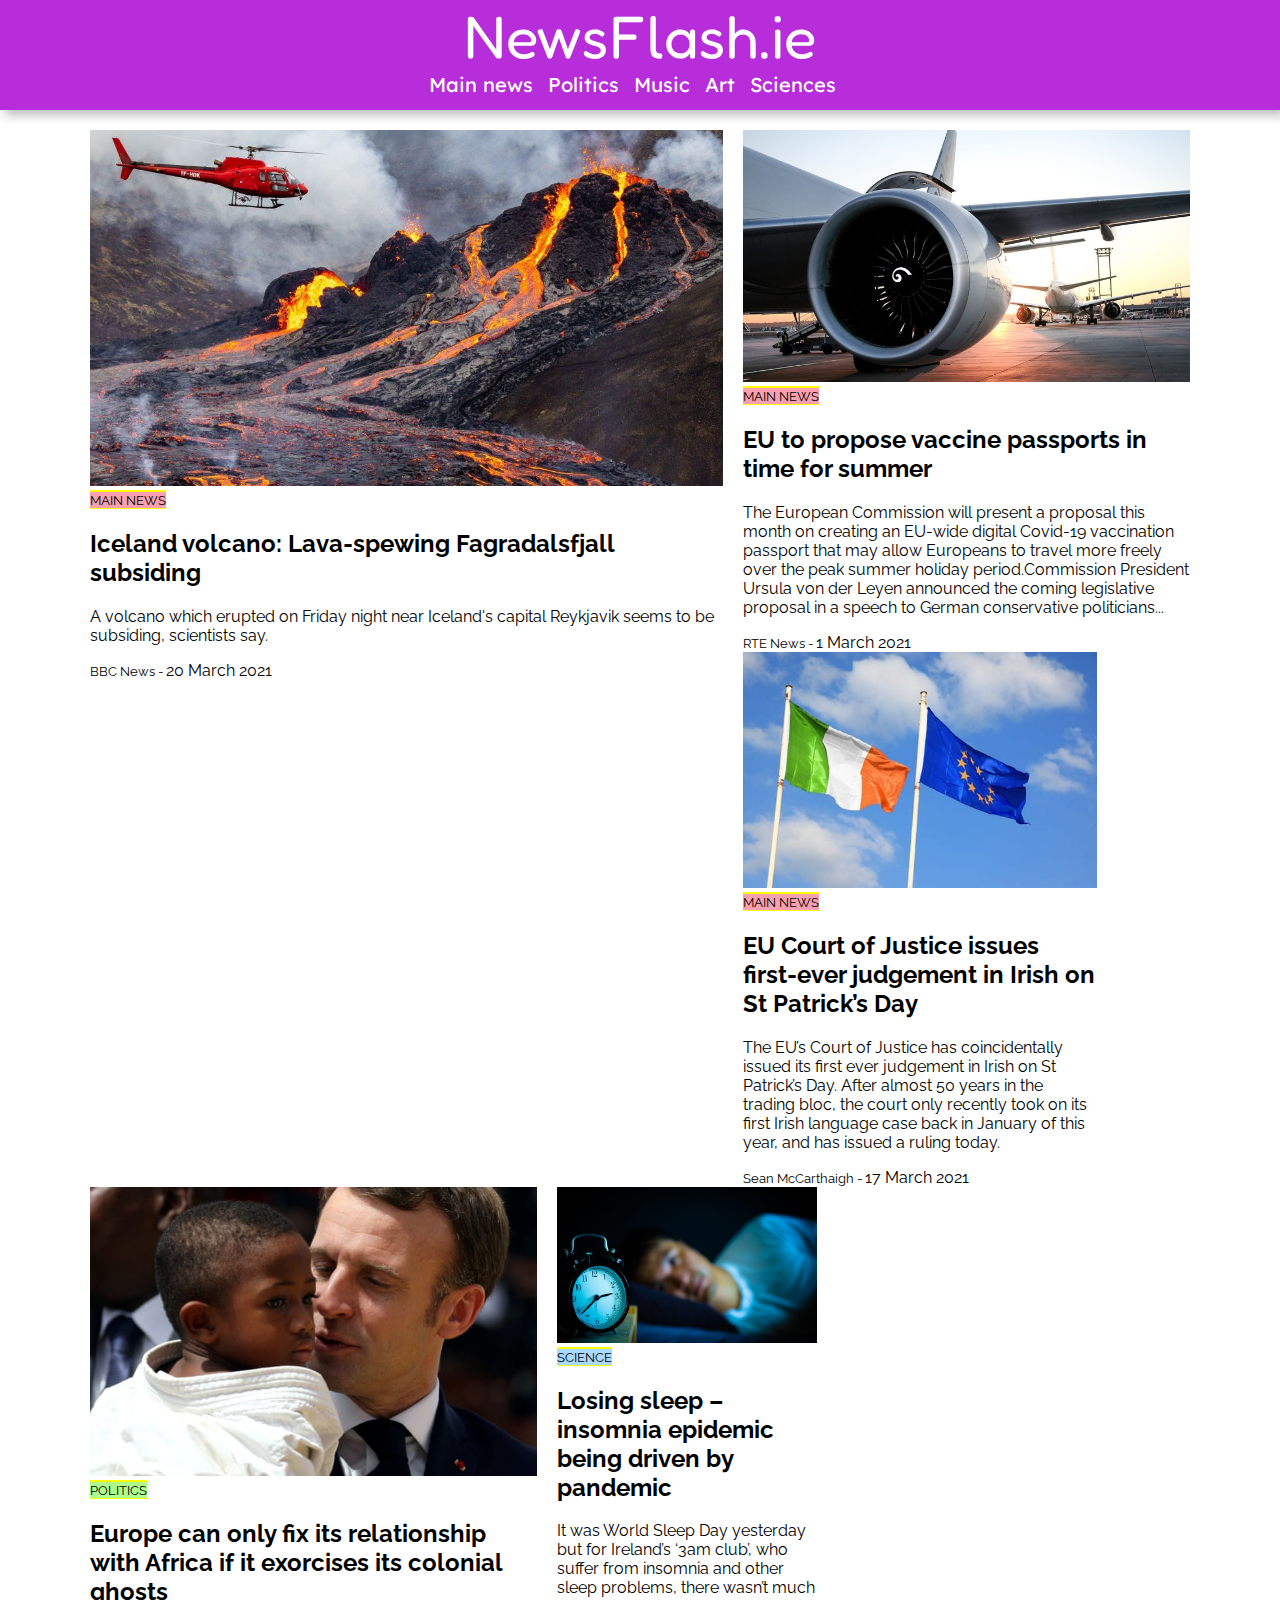
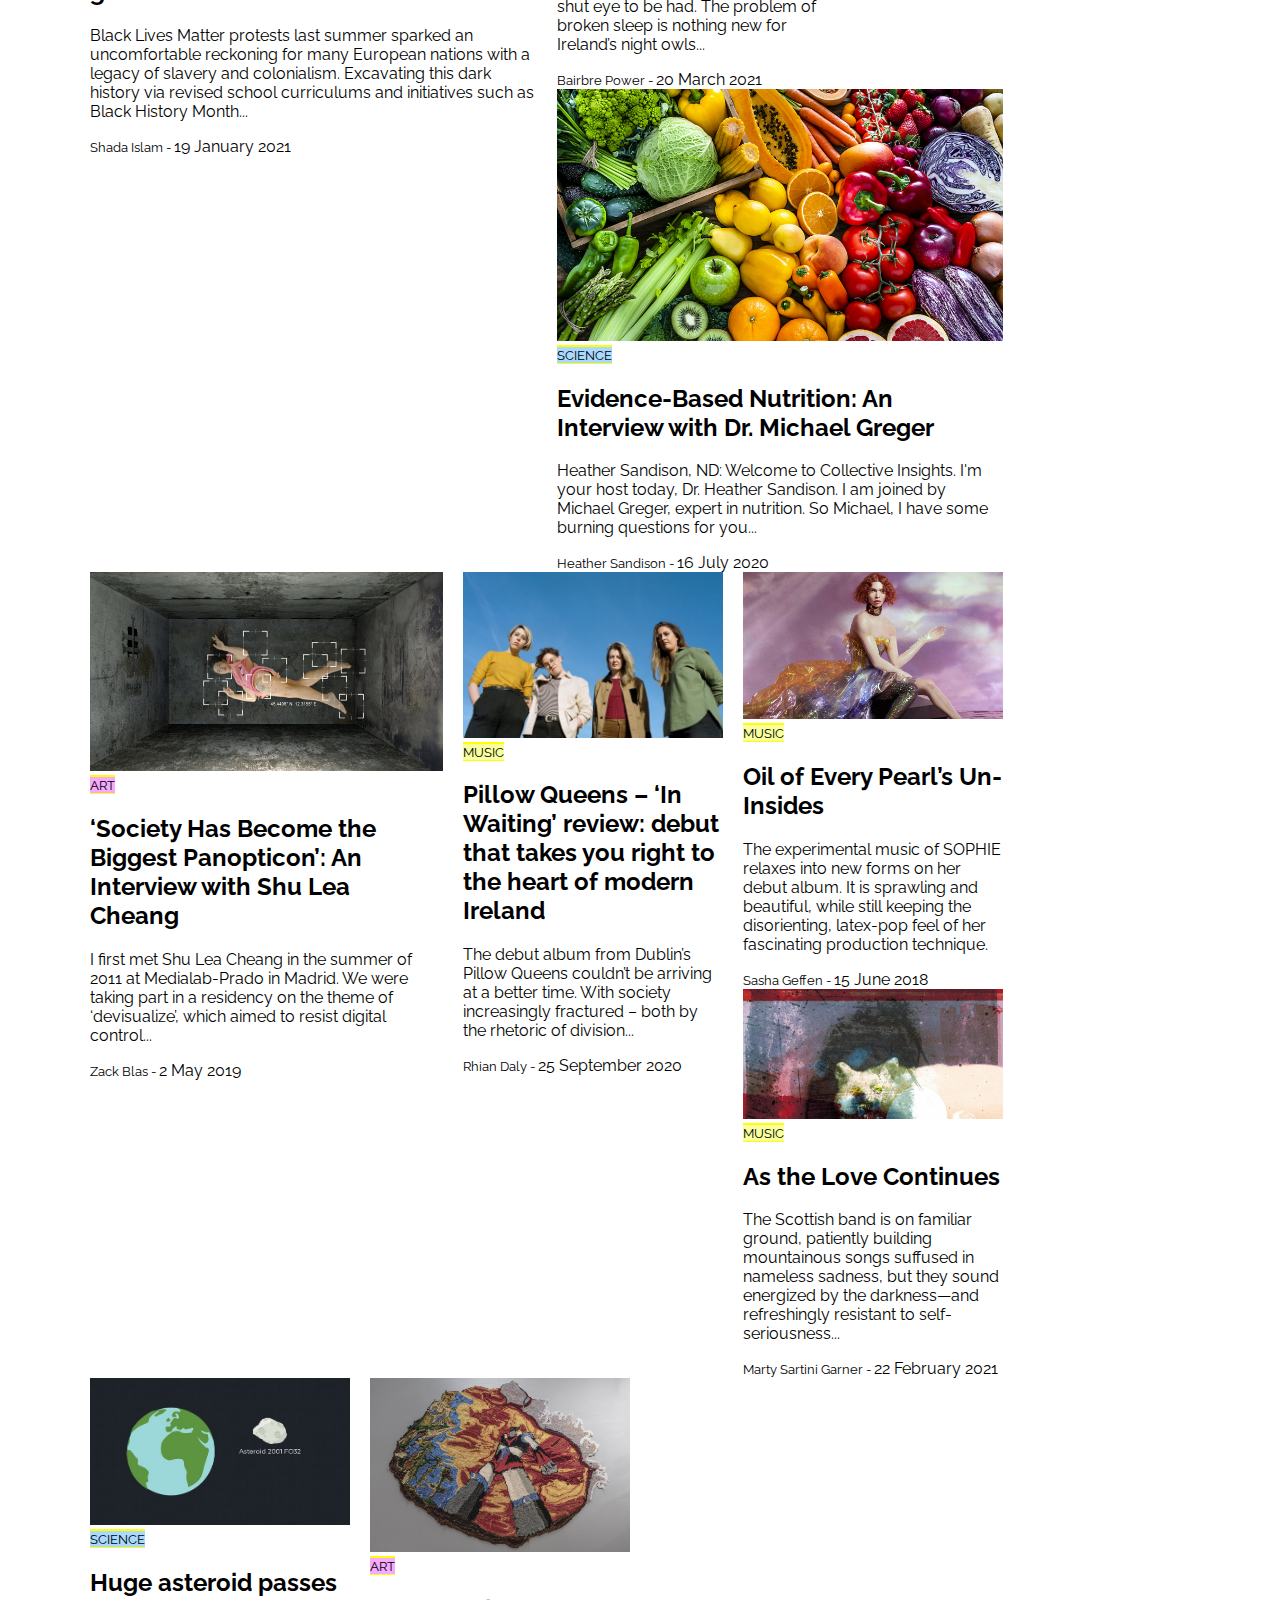
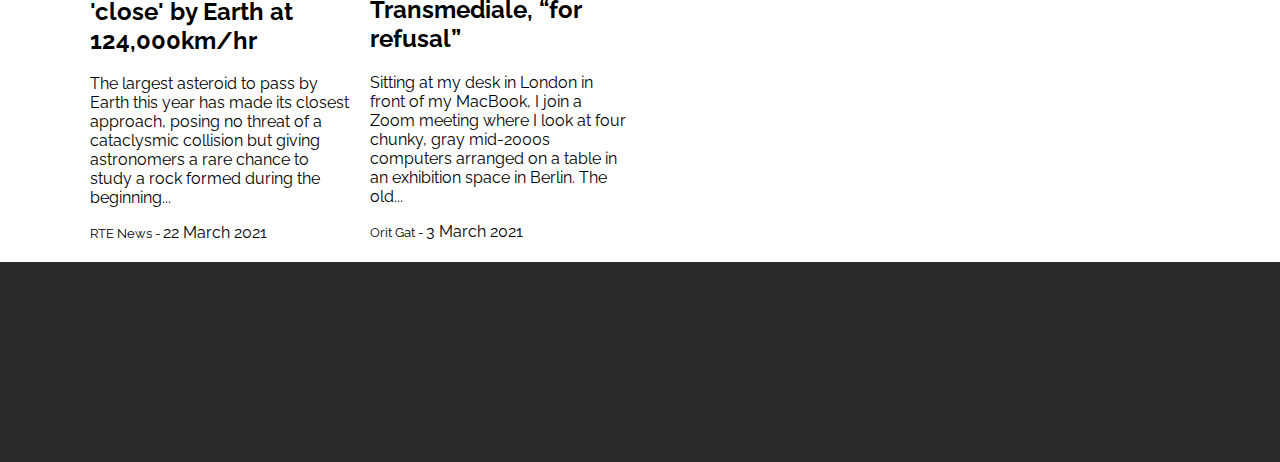
<file: News-Project/index.html>
<!DOCTYPE html>
<html lang="en" dir="ltr">

<head>
    <meta charset="utf-8">
    <meta name="viewport" content="width=device-width, initial-scale=1">
    <link rel="stylesheet" href="assets/css/grid.css">
    <link rel="stylesheet" href="assets/css/stylesheetDesk.css">
    <link rel="stylesheet" media="screen" href="https://fontlibrary.org//face/archivo-narrow" type="text/css" />
    <link rel="preconnect" href="https://fonts.gstatic.com">
    <link href="https://fonts.googleapis.com/css2?family=Fredoka+One&display=swap" rel="stylesheet">
    <link rel="preconnect" href="https://fonts.gstatic.com">
    <link href="https://fonts.googleapis.com/css2?family=Lexend:wght@500&display=swap" rel="stylesheet">
    <link rel="preconnect" href="https://fonts.gstatic.com">
    <link href="https://fonts.googleapis.com/css2?family=Raleway&display=swap" rel="stylesheet">
    <title>Jay's News Page</title>
</head>

<body>

    <div id="banner">

        <div id="logo">
            <h1>NewsFlash.ie</h1>
        </div>

        <nav>
            <li><a href="mainnews.html">Main news</a></li>
            <li><a href="politics.html">Politics</a></li>
            <li><a href="music.html">Music</a></li>
            <li><a href="art.html">Art</a></li>
            <li><a href="science.html">Sciences</a></li>
        </nav>


    </div>

    <div class="grid grid-pad" id="grid1">
        <div class="col-7-12">
            <img class="full-width-image" src="assets/imgs/volcano.jpg" alt="">
            <mark><small id="news">MAIN NEWS</small></mark>
            <a id="newslink" href="https://www.bbc.com/news/world-europe-56470597#:~:text=A%20volcano%20which%20erupted%20on,turned%20the%20night%20sky%20red.">
                <h2>Iceland volcano: Lava-spewing Fagradalsfjall subsiding</h2></a>
            <p class="preview">A volcano which erupted on Friday night near Iceland's capital Reykjavik seems to be
                subsiding, scientists say.</p>
            <small>BBC News - </small>
            <date>20 March 2021</date>
        </div>
        <div class="col-5-12">
            <img class="full-width-image" src="assets/imgs/plane.png" alt="">
            <mark><small id="news">MAIN NEWS</small></mark>
            <a id="newslink" href="https://www.rte.ie/news/2021/0301/1200149-covid19-eu/">
            <h2>EU to propose vaccine passports in time for summer</h2></a>
            <p class="preview">The European Commission will present a proposal this month on creating an EU-wide digital
                Covid-19 vaccination passport that may allow Europeans to travel more freely over the peak summer
                holiday period.Commission President Ursula von der Leyen announced the coming legislative proposal in a
                speech to German conservative politicians... </p>
            <small>RTE News - </small>
            <date>1 March 2021</date>
        </div>

        <div class="col-4-12">
            <img class="full-width-image" src="assets/imgs/flags.jpg" alt="">
            <mark><small id="news">MAIN NEWS</small></mark>
            <a id="newslink" href="https://www.irishexaminer.com/news/arid-40246289.html#:~:text=The%20Court%20of%20Justice%20of,legislation%20in%20their%20own%20country.">
            <h2>EU Court of Justice issues first-ever judgement in Irish on St Patrick’s Day</h2></a>
            <p class="preview">The EU’s Court of Justice has coincidentally issued its first ever judgement in Irish on
                St Patrick’s Day.
                After almost 50 years in the trading bloc, the court only recently took on its first Irish language case
                back in January of this year, and has issued a ruling today.
            </p>
            <small>Sean McCarthaigh - </small>
            <date>17 March 2021</date>
        </div>

        <div class="col-5-12">
            <img class="full-width-image" src="assets/imgs/africa.jpg" alt="">
            <mark><small id="politics">POLITICS</small></mark>
            <a id="newslink" href="https://www.theguardian.com/world/commentisfree/2021/jan/19/europe-relationship-africa-colonial-racism-eu#:~:text=3%20months%20old-,Europe%20can%20only%20fix%20its%20relationship%20with,it%20exorcises%20its%20colonial%20ghosts&text=And%20it%20is%20needed%2C%20too,sounder%20and%20more%20respectful%20footing.">
            <h2>Europe can only fix its relationship with Africa if it exorcises its colonial ghosts</h2></a>
            <p class="preview">Black Lives Matter protests last summer sparked an uncomfortable reckoning for many
                European nations with a legacy of slavery and colonialism.

                Excavating this dark history via revised school curriculums and initiatives such as Black History
                Month...</p>
            <small>Shada Islam - </small>
            <date>19 January 2021</date>
        </div>

        <div class="col-3-12">
            <img class="full-width-image" src="assets/imgs/sleep.jpg" alt="">
            <mark><small id="science">SCIENCE</small></mark>
            <a id="newslink" href="https://www.independent.ie/life/health-wellbeing/losing-sleep-insomnia-epidemic-being-driven-by-pandemic-40218242.html">
            <h2>Losing sleep – insomnia epidemic being driven by pandemic</h2></a>
            <p class="preview">It was World Sleep Day yesterday but for Ireland’s ‘3am club’, who suffer from insomnia
                and other sleep problems, there wasn’t much shut eye to be had. The problem of broken sleep is nothing
                new for Ireland’s night owls...</p>
            <small>Bairbre Power - </small>
            <date>20 March 2021</date>
        </div>

        <div class="col-5-12">
            <img class="full-width-image" src="assets/imgs/veg.jpg" alt="">
            <mark><small id="science">SCIENCE</small></mark>
            <a id="newslink" href="https://neurohacker.com/evidence-based-nutrition-an-interview-with-dr-michael-greger">
            <h2>Evidence-Based Nutrition: An Interview with Dr. Michael Greger</h2></a>
            <p class="preview">Heather Sandison, ND: Welcome to Collective Insights. I'm your host today, Dr. Heather
                Sandison. I am joined by Michael Greger, expert in nutrition. So Michael, I have some burning questions
                for you... </p>
            <small>Heather Sandison - </small>
            <date>16 July 2020</date>
        </div>
        <div class="col-4-12">
            <img class="full-width-image" src="assets/imgs/queer.jpg" alt="">
            <mark><small id="art">ART</small></mark>
            <a id="newslink" href="https://www.frieze.com/article/society-has-become-biggest-panopticon-interview-shu-lea-cheang">
            <h2>‘Society Has Become the Biggest Panopticon’: An Interview with Shu Lea Cheang</h2></a>
            <p class="preview">I first met Shu Lea Cheang in the summer of 2011 at Medialab-Prado in Madrid. We were
                taking part in a residency on the theme of ‘devisualize’, which aimed to resist digital control...</p>
            <small>Zack Blas - </small>
            <date>2 May 2019</date>
        </div>

        <div class="col-3-12">
            <img class="full-width-image" src="assets/imgs/pillow.jpg" alt="">
            <mark><small id="music">MUSIC</small></mark>
            <a id="newslink" href="https://www.nme.com/reviews/pillow-queens-in-waiting-review-radar-2760777">
            <h2>Pillow Queens – ‘In Waiting’ review: debut that takes you right to the heart of modern Ireland</h2></a>
            <p class="preview">
                The debut album from Dublin’s Pillow Queens couldn’t be arriving at a better time. With society
                increasingly fractured – both by the rhetoric of division...
            </p>
            <small>Rhian Daly - </small>
            <date>25 September 2020</date>
        </div>

        <div class="col-3-12">
            <img class="full-width-image" src="assets/imgs/sophie.jpg" alt="">
            <mark><small id="music">MUSIC</small></mark>
            <a id="newslink" href="https://pitchfork.com/reviews/albums/sophie-oil-of-every-pearls-un-insides/">
            <h2>Oil of Every Pearl’s Un-Insides</h2></a>
            <p class="preview">
                The experimental music of SOPHIE relaxes into new forms on her debut album. It is sprawling and
                beautiful, while still keeping the disorienting, latex-pop feel of her fascinating production technique.
            </p>
            <small>Sasha Geffen - </small>
            <date>15 June 2018</date>
        </div>

        <div class="col-3-12">
            <img class="full-width-image" src="assets/imgs/mogwai.jpg" alt="">
            <mark><small id="music">MUSIC</small></mark>
            <a id="newslink" href="https://pitchfork.com/reviews/albums/mogwai-as-the-love-continues/">
            <h2>As the Love Continues</h2></a>
            <p class="preview">
                The Scottish band is on familiar ground, patiently building mountainous songs suffused in nameless
                sadness, but they sound energized by the darkness—and refreshingly resistant to self-seriousness...
            </p>
            <small>Marty Sartini Garner - </small>
            <date>22 February 2021</date>
        </div>

        <div class="col-3-12">
            <img class="full-width-image" src="assets/imgs/earth.jpg" alt="">
            <mark><small id="science">SCIENCE</small></mark>
            <a id="newslink" href="https://www.rte.ie/news/newslens/2021/0322/1205377-asteroid/#:~:text=The%20largest%20asteroid%20to%20pass,beginning%20of%20our%20solar%20system.">
            <h2>Huge asteroid passes 'close' by Earth at 124,000km/hr</h2></a>
            <p class="preview">
                The largest asteroid to pass by Earth this year has made its closest approach, posing no threat of a
                cataclysmic collision but giving astronomers a rare chance to study a rock formed during the
                beginning...
            </p>
            <small>RTE News - </small>
            <date>22 March 2021</date>
        </div>

        <div class="col-3-12">
            <img class="full-width-image" src="assets/imgs/artthing.jpg" alt="">
            <mark><small id="art">ART</small></mark>
            <a id="newslink" href="https://www.art-agenda.com/features/380681/transmediale-for-refusal">
            <h2>Transmediale, “for refusal”</h2></a>
            <p class="preview">
                Sitting at my desk in London in front of my MacBook, I join a Zoom meeting where I look at four chunky,
                gray mid-2000s computers arranged on a table in an exhibition space in Berlin. The old...
            </p>
            <small>Orit Gat - </small>
            <date>3 March 2021</date>
        </div>

    </div>

    <footer>

    </footer>
</body>

</html>
</file>
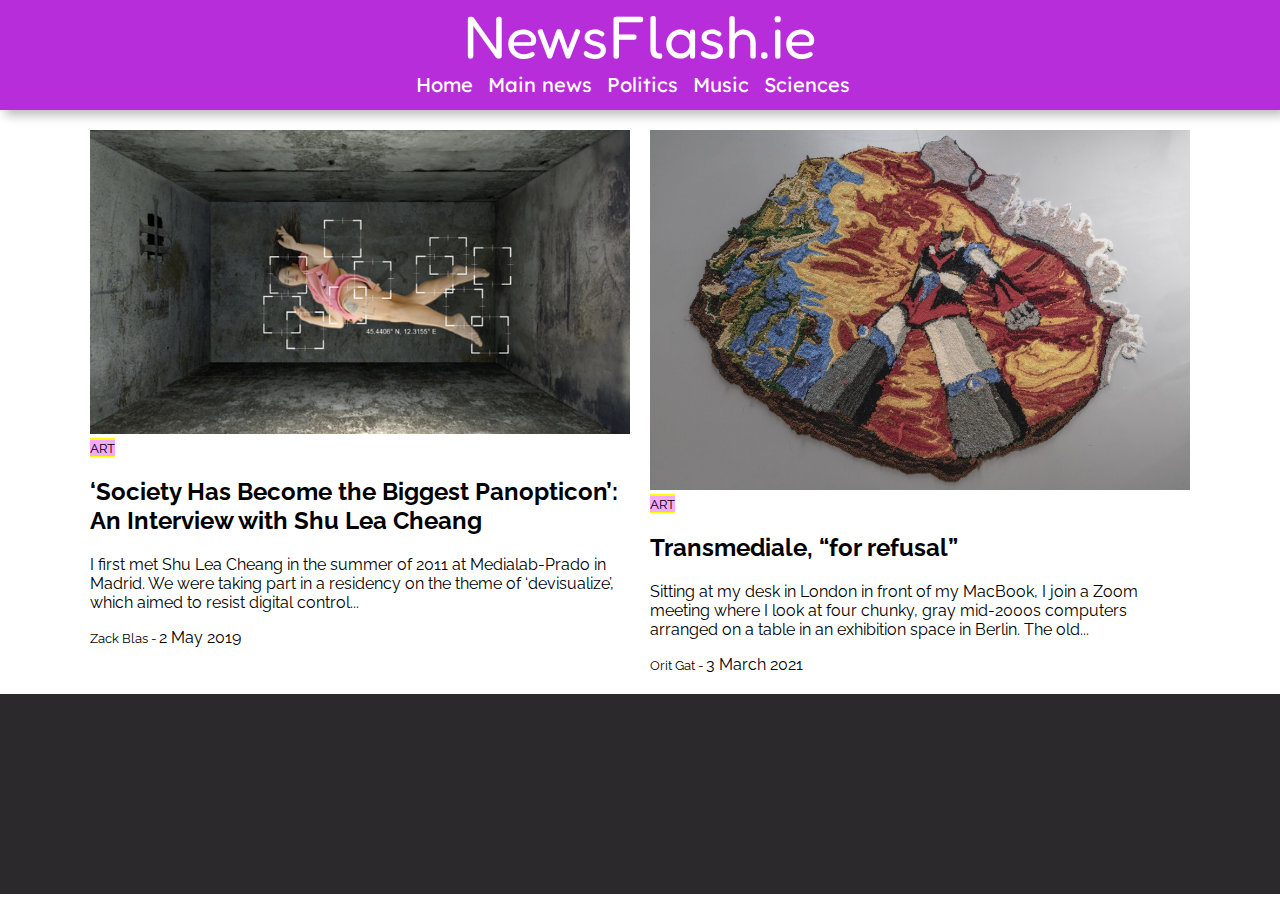
<file: News-Project/art.html>
<!DOCTYPE html>
<html lang="en" dir="ltr">

<head>
    <meta charset="utf-8">
    <meta name="viewport" content="width=device-width, initial-scale=1">
    <link rel="stylesheet" href="assets/css/grid.css">
    <link rel="stylesheet" href="assets/css/stylesheetDesk.css">
    <link rel="stylesheet" media="screen" href="https://fontlibrary.org//face/archivo-narrow" type="text/css" />
    <link rel="preconnect" href="https://fonts.gstatic.com">
    <link href="https://fonts.googleapis.com/css2?family=Fredoka+One&display=swap" rel="stylesheet">
    <link rel="preconnect" href="https://fonts.gstatic.com">
    <link href="https://fonts.googleapis.com/css2?family=Lexend:wght@500&display=swap" rel="stylesheet">
    <link rel="preconnect" href="https://fonts.gstatic.com">
    <link href="https://fonts.googleapis.com/css2?family=Raleway&display=swap" rel="stylesheet">
    <title>Jay's News Page</title>
</head>

<body>

    <div id="banner">

        <div id="logo">
            <h1>NewsFlash.ie</h1>
        </div>

        <nav>
            <li><a href="index.html">Home</a></li>
            <li><a href="mainnews.html">Main news</a></li>
            <li><a href="politics.html">Politics</a></li>
            <li><a href="music.html">Music</a></li>
            <li><a href="science.html">Sciences</a></li>
        </nav>


    </div>

    <div class="grid grid-pad" id="grid1">
        
        <div class="col-6-12">
            <img class="full-width-image" src="assets/imgs/queer.jpg" alt="">
            <mark><small id="art">ART</small></mark>
            <a id="newslink" href="https://www.frieze.com/article/society-has-become-biggest-panopticon-interview-shu-lea-cheang">
            <h2>‘Society Has Become the Biggest Panopticon’: An Interview with Shu Lea Cheang</h2></a>
            <p class="preview">I first met Shu Lea Cheang in the summer of 2011 at Medialab-Prado in Madrid. We were
                taking part in a residency on the theme of ‘devisualize’, which aimed to resist digital control...</p>
            <small>Zack Blas - </small>
            <date>2 May 2019</date>
        </div>

        <div class="col-6-12">
            <img class="full-width-image" src="assets/imgs/artthing.jpg" alt="">
            <mark><small id="art">ART</small></mark>
            <a id="newslink" href="https://www.art-agenda.com/features/380681/transmediale-for-refusal">
            <h2>Transmediale, “for refusal”</h2></a>
            <p class="preview">
                Sitting at my desk in London in front of my MacBook, I join a Zoom meeting where I look at four chunky,
                gray mid-2000s computers arranged on a table in an exhibition space in Berlin. The old...
            </p>
            <small>Orit Gat - </small>
            <date>3 March 2021</date>
        </div>

    </div>

    <footer>

    </footer>
</body>

</html>
</file>
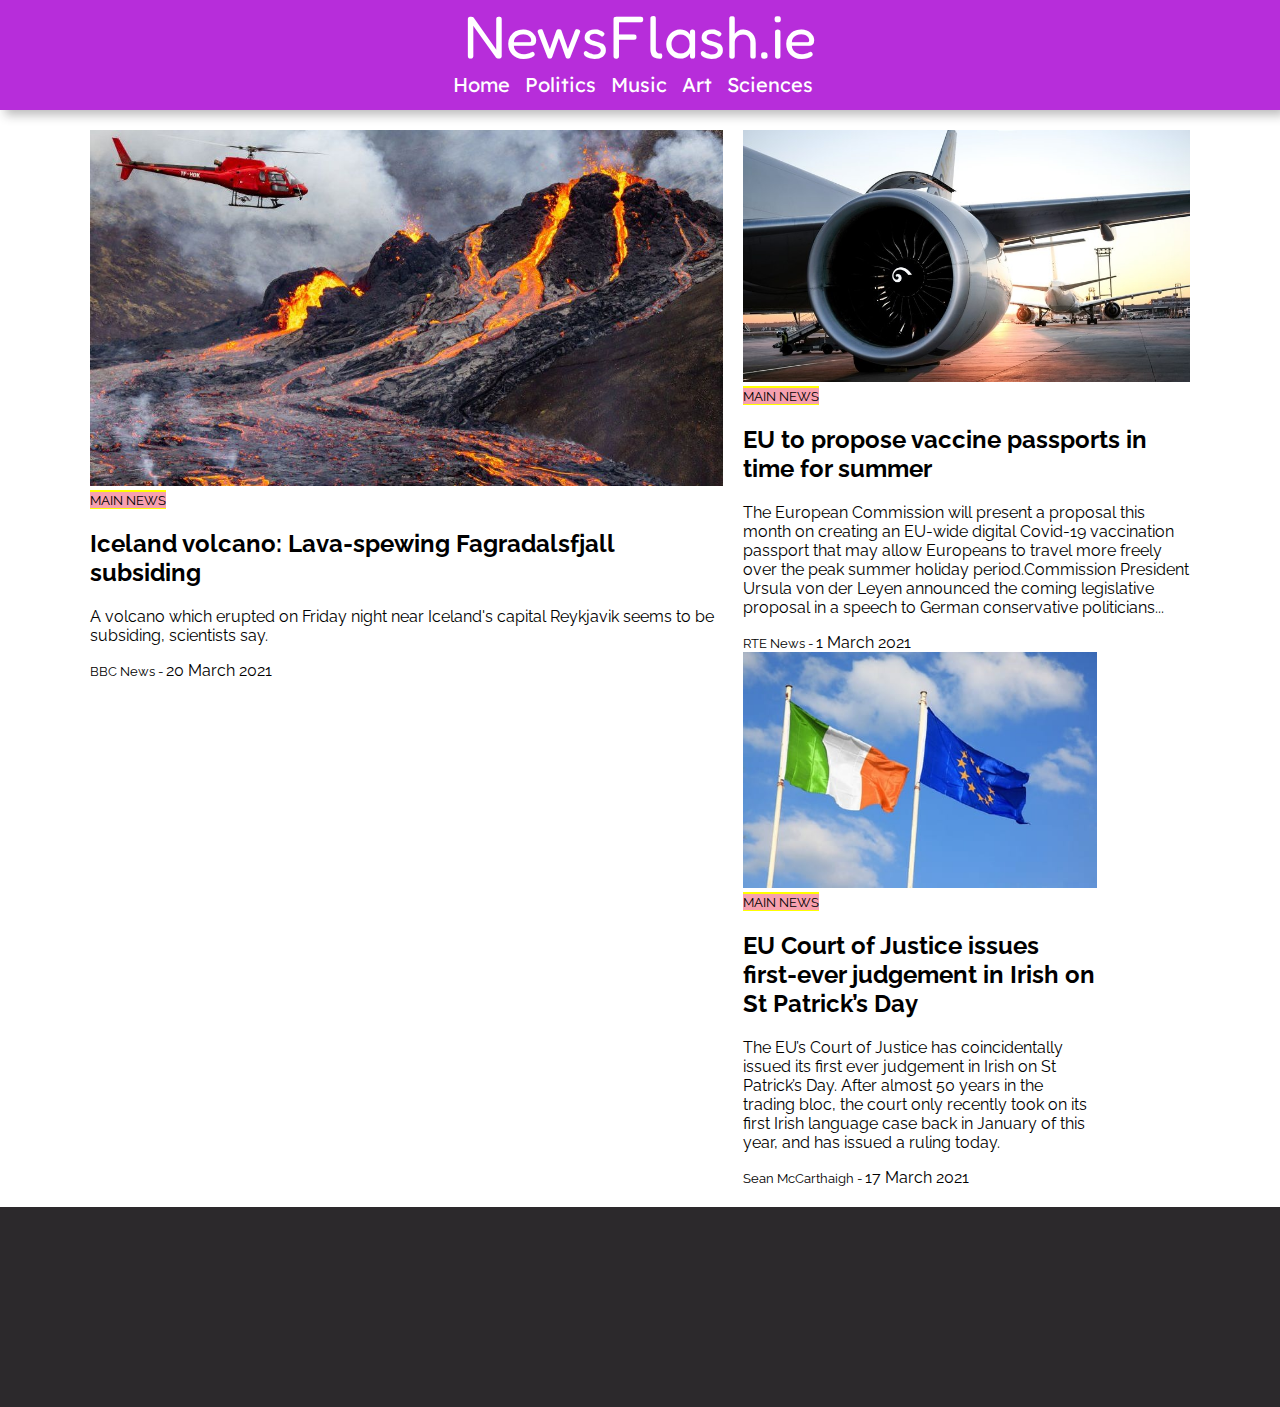
<file: News-Project/mainnews.html>
<!DOCTYPE html>
<html lang="en" dir="ltr">

<head>
    <meta charset="utf-8">
    <meta name="viewport" content="width=device-width, initial-scale=1">
    <link rel="stylesheet" href="assets/css/grid.css">
    <link rel="stylesheet" href="assets/css/stylesheetDesk.css">
    <link rel="stylesheet" media="screen" href="https://fontlibrary.org//face/archivo-narrow" type="text/css" />
    <link rel="preconnect" href="https://fonts.gstatic.com">
    <link href="https://fonts.googleapis.com/css2?family=Fredoka+One&display=swap" rel="stylesheet">
    <link rel="preconnect" href="https://fonts.gstatic.com">
    <link href="https://fonts.googleapis.com/css2?family=Lexend:wght@500&display=swap" rel="stylesheet">
    <link rel="preconnect" href="https://fonts.gstatic.com">
    <link href="https://fonts.googleapis.com/css2?family=Raleway&display=swap" rel="stylesheet">
    <title>Jay's News Page</title>
</head>

<body>

    <div id="banner">

        <div id="logo">
            <h1>NewsFlash.ie</h1>
        </div>

        <nav>
            <li><a href="index.html">Home</a></li>
            <li><a href="politics.html">Politics</a></li>
            <li><a href="music.html">Music</a></li>
            <li><a href="art.html">Art</a></li>
            <li><a href="science.html">Sciences</a></li>
        </nav>


    </div>

    <div class="grid grid-pad" id="grid1">
        <div class="col-7-12">
            <img class="full-width-image" src="assets/imgs/volcano.jpg" alt="">
            <mark><small id="news">MAIN NEWS</small></mark>
            <a id="newslink" href="https://www.bbc.com/news/world-europe-56470597#:~:text=A%20volcano%20which%20erupted%20on,turned%20the%20night%20sky%20red.">
                <h2>Iceland volcano: Lava-spewing Fagradalsfjall subsiding</h2></a>
            <p class="preview">A volcano which erupted on Friday night near Iceland's capital Reykjavik seems to be
                subsiding, scientists say.</p>
            <small>BBC News - </small>
            <date>20 March 2021</date>
        </div>
        <div class="col-5-12">
            <img class="full-width-image" src="assets/imgs/plane.png" alt="">
            <mark><small id="news">MAIN NEWS</small></mark>
            <a id="newslink" href="https://www.rte.ie/news/2021/0301/1200149-covid19-eu/">
            <h2>EU to propose vaccine passports in time for summer</h2></a>
            <p class="preview">The European Commission will present a proposal this month on creating an EU-wide digital
                Covid-19 vaccination passport that may allow Europeans to travel more freely over the peak summer
                holiday period.Commission President Ursula von der Leyen announced the coming legislative proposal in a
                speech to German conservative politicians... </p>
            <small>RTE News - </small>
            <date>1 March 2021</date>
        </div>

        <div class="col-4-12">
            <img class="full-width-image" src="assets/imgs/flags.jpg" alt="">
            <mark><small id="news">MAIN NEWS</small></mark>
            <a id="newslink" href="https://www.irishexaminer.com/news/arid-40246289.html#:~:text=The%20Court%20of%20Justice%20of,legislation%20in%20their%20own%20country.">
            <h2>EU Court of Justice issues first-ever judgement in Irish on St Patrick’s Day</h2></a>
            <p class="preview">The EU’s Court of Justice has coincidentally issued its first ever judgement in Irish on
                St Patrick’s Day.
                After almost 50 years in the trading bloc, the court only recently took on its first Irish language case
                back in January of this year, and has issued a ruling today.
            </p>
            <small>Sean McCarthaigh - </small>
            <date>17 March 2021</date>
        </div>

    </div>

    <footer>

    </footer>
</body>

</html>
</file>
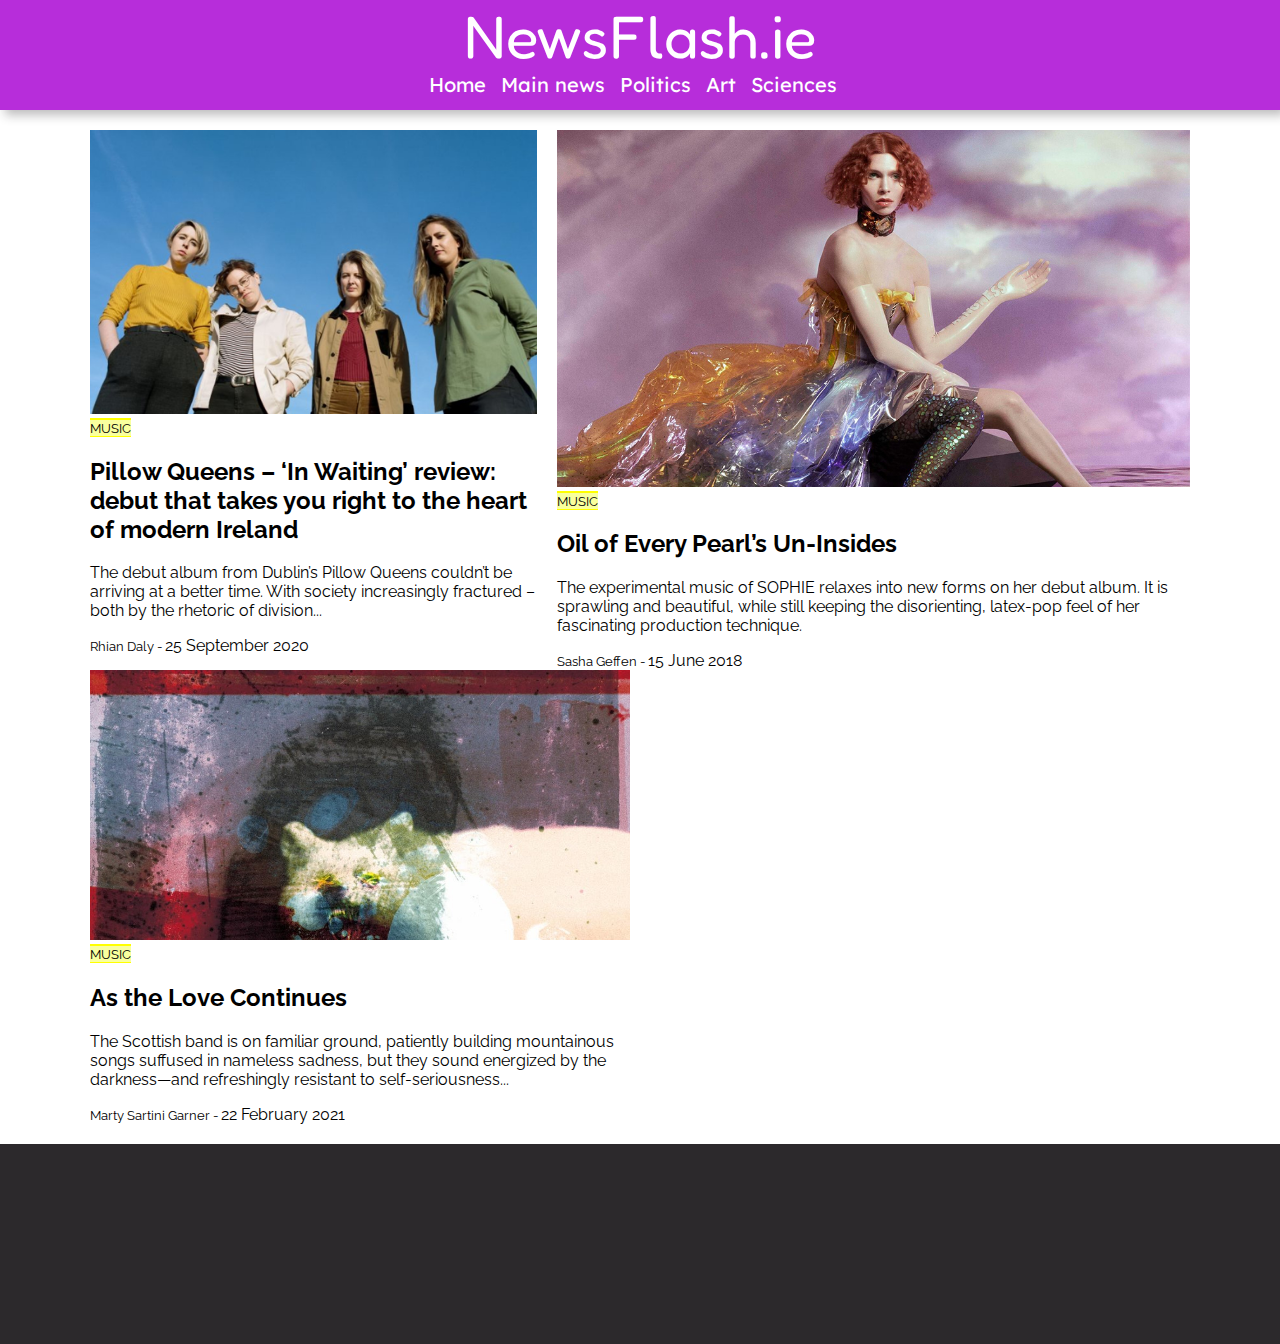
<file: News-Project/music.html>
<!DOCTYPE html>
<html lang="en" dir="ltr">

<head>
    <meta charset="utf-8">
    <meta name="viewport" content="width=device-width, initial-scale=1">
    <link rel="stylesheet" href="assets/css/grid.css">
    <link rel="stylesheet" href="assets/css/stylesheetDesk.css">
    <link rel="stylesheet" media="screen" href="https://fontlibrary.org//face/archivo-narrow" type="text/css" />
    <link rel="preconnect" href="https://fonts.gstatic.com">
    <link href="https://fonts.googleapis.com/css2?family=Fredoka+One&display=swap" rel="stylesheet">
    <link rel="preconnect" href="https://fonts.gstatic.com">
    <link href="https://fonts.googleapis.com/css2?family=Lexend:wght@500&display=swap" rel="stylesheet">
    <link rel="preconnect" href="https://fonts.gstatic.com">
    <link href="https://fonts.googleapis.com/css2?family=Raleway&display=swap" rel="stylesheet">
    <title>Jay's News Page</title>
</head>

<body>

    <div id="banner">

        <div id="logo">
            <h1>NewsFlash.ie</h1>
        </div>

        <nav>
            <li><a href="index.html">Home</a></li>
            <li><a href="mainnews.html">Main news</a></li>
            <li><a href="politics.html">Politics</a></li>
            <li><a href="art.html">Art</a></li>
            <li><a href="science.html">Sciences</a></li>
        </nav>


    </div>

    <div class="grid grid-pad" id="grid1">

        <div class="col-5-12">
            <img class="full-width-image" src="assets/imgs/pillow.jpg" alt="">
            <mark><small id="music">MUSIC</small></mark>
            <a id="newslink" href="https://www.nme.com/reviews/pillow-queens-in-waiting-review-radar-2760777">
            <h2>Pillow Queens – ‘In Waiting’ review: debut that takes you right to the heart of modern Ireland</h2></a>
            <p class="preview">
                The debut album from Dublin’s Pillow Queens couldn’t be arriving at a better time. With society
                increasingly fractured – both by the rhetoric of division...
            </p>
            <small>Rhian Daly - </small>
            <date>25 September 2020</date>
        </div>

        <div class="col-7-12">
            <img class="full-width-image" src="assets/imgs/sophie.jpg" alt="">
            <mark><small id="music">MUSIC</small></mark>
            <a id="newslink" href="https://pitchfork.com/reviews/albums/sophie-oil-of-every-pearls-un-insides/">
            <h2>Oil of Every Pearl’s Un-Insides</h2></a>
            <p class="preview">
                The experimental music of SOPHIE relaxes into new forms on her debut album. It is sprawling and
                beautiful, while still keeping the disorienting, latex-pop feel of her fascinating production technique.
            </p>
            <small>Sasha Geffen - </small>
            <date>15 June 2018</date>
        </div>

        <div class="col-6-12">
            <img class="full-width-image" src="assets/imgs/mogwai.jpg" alt="">
            <mark><small id="music">MUSIC</small></mark>
            <a id="newslink" href="https://pitchfork.com/reviews/albums/mogwai-as-the-love-continues/">
            <h2>As the Love Continues</h2></a>
            <p class="preview">
                The Scottish band is on familiar ground, patiently building mountainous songs suffused in nameless
                sadness, but they sound energized by the darkness—and refreshingly resistant to self-seriousness...
            </p>
            <small>Marty Sartini Garner - </small>
            <date>22 February 2021</date>
        </div>


    </div>

    <footer>

    </footer>
</body>

</html>
</file>
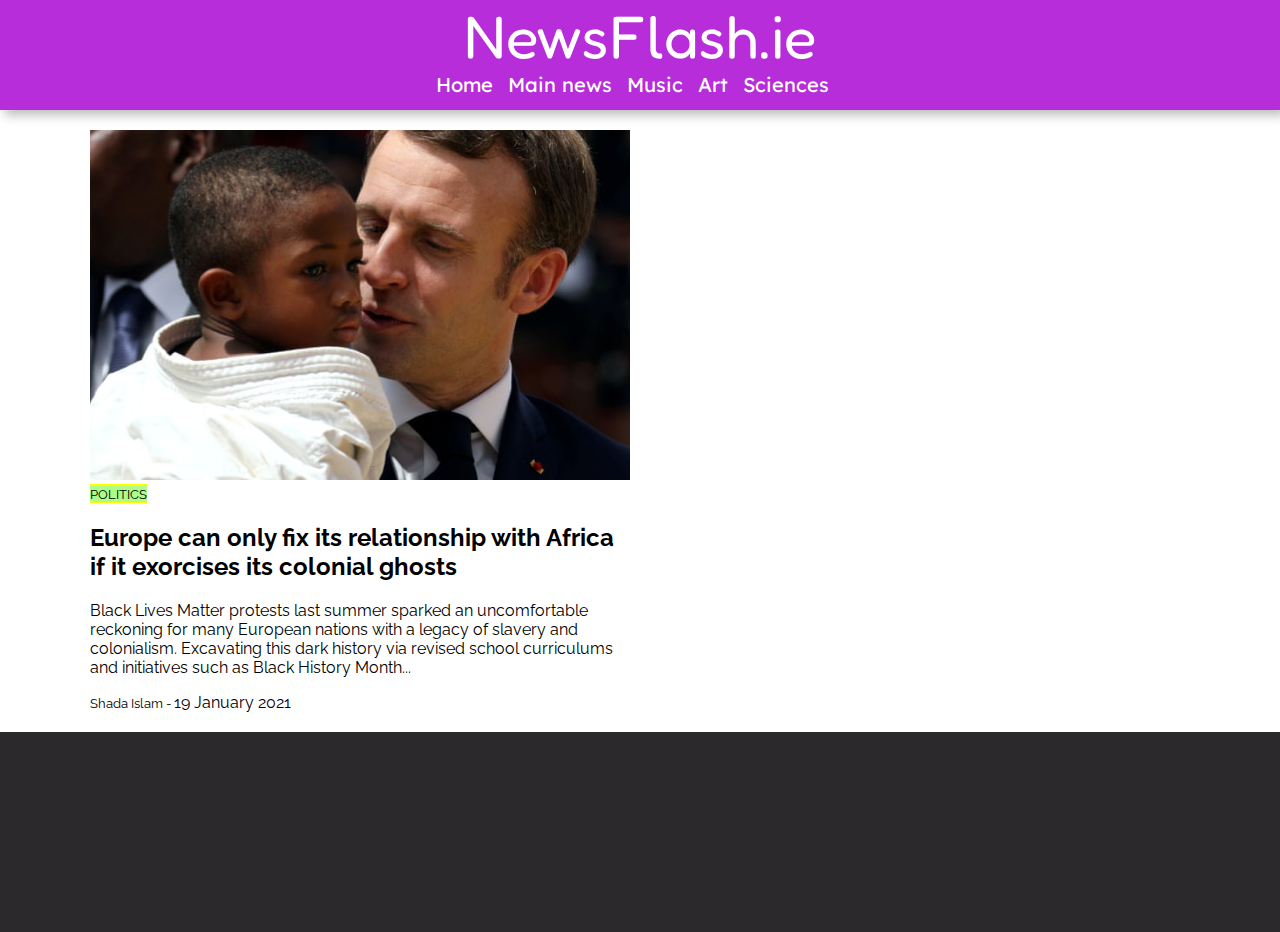
<file: News-Project/politics.html>
<!DOCTYPE html>
<html lang="en" dir="ltr">

<head>
    <meta charset="utf-8">
    <meta name="viewport" content="width=device-width, initial-scale=1">
    <link rel="stylesheet" href="assets/css/grid.css">
    <link rel="stylesheet" href="assets/css/stylesheetDesk.css">
    <link rel="stylesheet" media="screen" href="https://fontlibrary.org//face/archivo-narrow" type="text/css" />
    <link rel="preconnect" href="https://fonts.gstatic.com">
    <link href="https://fonts.googleapis.com/css2?family=Fredoka+One&display=swap" rel="stylesheet">
    <link rel="preconnect" href="https://fonts.gstatic.com">
    <link href="https://fonts.googleapis.com/css2?family=Lexend:wght@500&display=swap" rel="stylesheet">
    <link rel="preconnect" href="https://fonts.gstatic.com">
    <link href="https://fonts.googleapis.com/css2?family=Raleway&display=swap" rel="stylesheet">
    <title>Jay's News Page</title>
</head>

<body>

    <div id="banner">

        <div id="logo">
            <h1>NewsFlash.ie</h1>
        </div>

        <nav>
            <li><a href="index.html">Home</a></li>
            <li><a href="mainnews.html">Main news</a></li>
            <li><a href="music.html">Music</a></li>
            <li><a href="art.html">Art</a></li>
            <li><a href="science.html">Sciences</a></li>
        </nav>


    </div>

    <div class="grid grid-pad" id="grid1">
        

        <div class="col-6-12">
            <img class="full-width-image" src="assets/imgs/africa.jpg" alt="">
            <mark><small id="politics">POLITICS</small></mark>
            <a id="newslink" href="https://www.theguardian.com/world/commentisfree/2021/jan/19/europe-relationship-africa-colonial-racism-eu#:~:text=3%20months%20old-,Europe%20can%20only%20fix%20its%20relationship%20with,it%20exorcises%20its%20colonial%20ghosts&text=And%20it%20is%20needed%2C%20too,sounder%20and%20more%20respectful%20footing.">
            <h2>Europe can only fix its relationship with Africa if it exorcises its colonial ghosts</h2></a>
            <p class="preview">Black Lives Matter protests last summer sparked an uncomfortable reckoning for many
                European nations with a legacy of slavery and colonialism.

                Excavating this dark history via revised school curriculums and initiatives such as Black History
                Month...</p>
            <small>Shada Islam - </small>
            <date>19 January 2021</date>
        </div>


    </div>

    <footer>

    </footer>
</body>

</html>
</file>
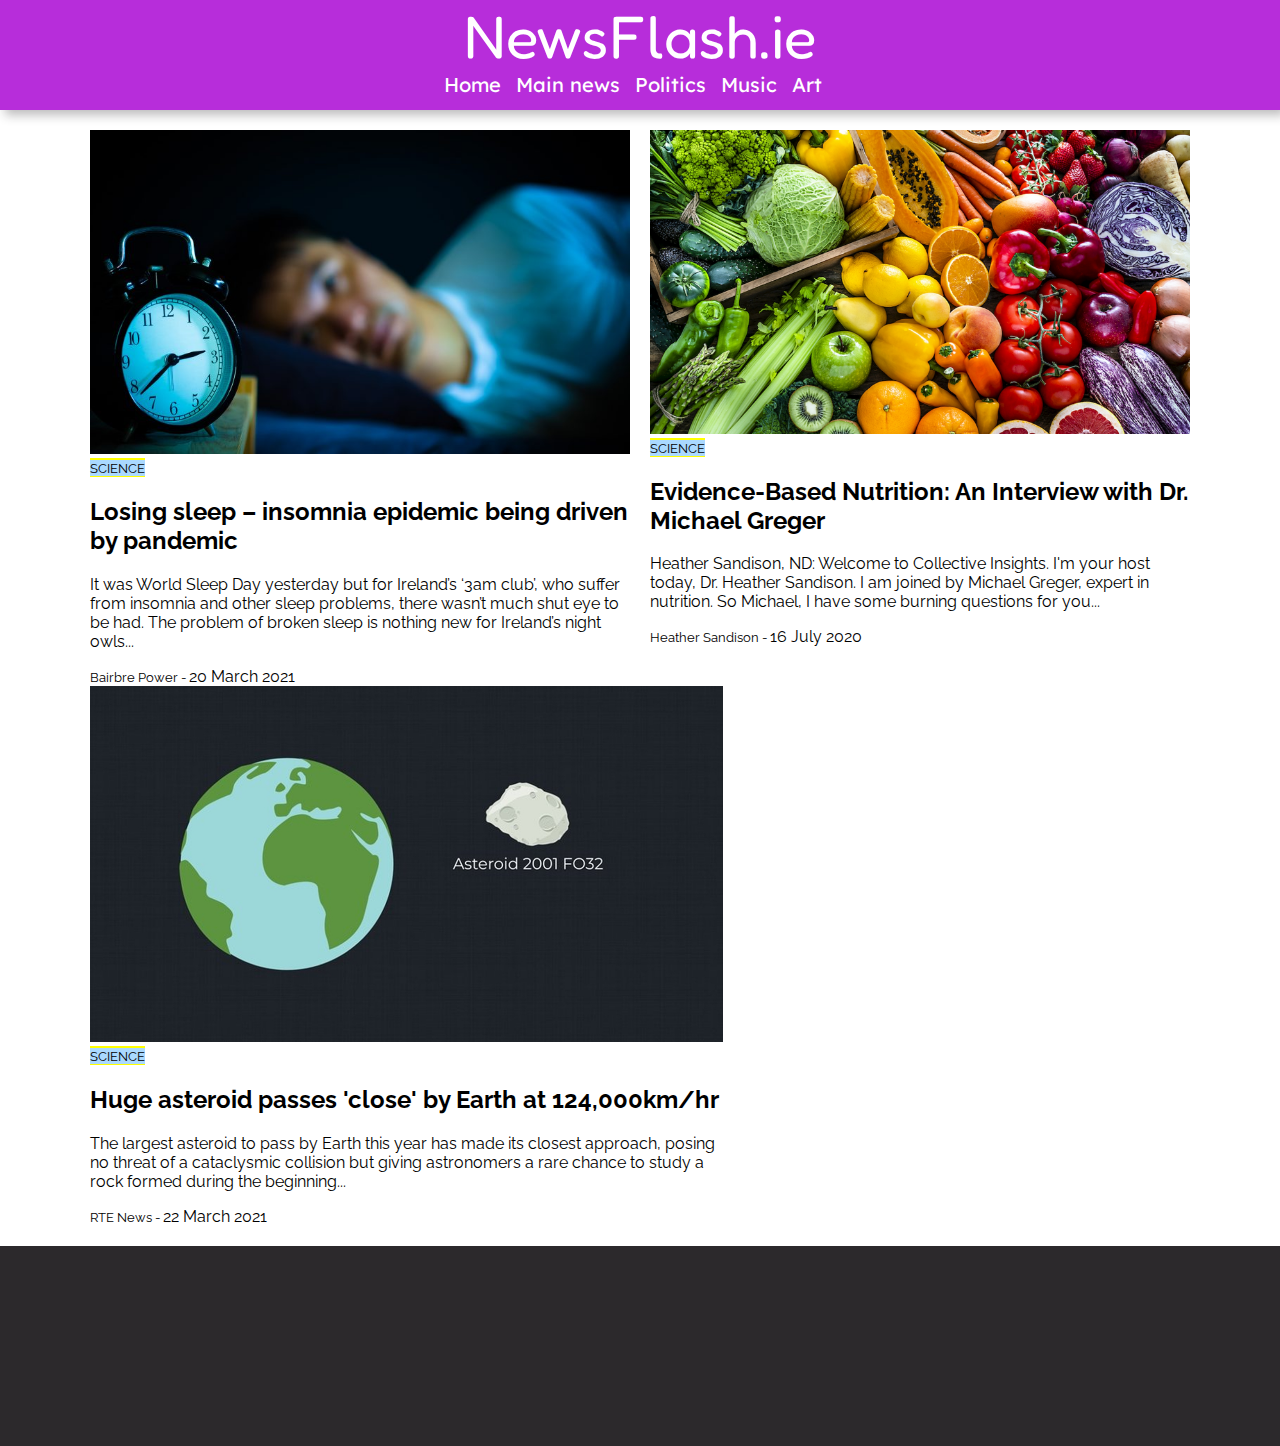
<file: News-Project/science.html>
<!DOCTYPE html>
<html lang="en" dir="ltr">

<head>
    <meta charset="utf-8">
    <meta name="viewport" content="width=device-width, initial-scale=1">
    <link rel="stylesheet" href="assets/css/grid.css">
    <link rel="stylesheet" href="assets/css/stylesheetDesk.css">
    <link rel="stylesheet" media="screen" href="https://fontlibrary.org//face/archivo-narrow" type="text/css" />
    <link rel="preconnect" href="https://fonts.gstatic.com">
    <link href="https://fonts.googleapis.com/css2?family=Fredoka+One&display=swap" rel="stylesheet">
    <link rel="preconnect" href="https://fonts.gstatic.com">
    <link href="https://fonts.googleapis.com/css2?family=Lexend:wght@500&display=swap" rel="stylesheet">
    <link rel="preconnect" href="https://fonts.gstatic.com">
    <link href="https://fonts.googleapis.com/css2?family=Raleway&display=swap" rel="stylesheet">
    <title>Jay's News Page</title>
</head>

<body>

    <div id="banner">

        <div id="logo">
            <h1>NewsFlash.ie</h1>
        </div>

        <nav>
            <li><a href="index.html">Home</a></li>
            <li><a href="mainnews.html">Main news</a></li>
            <li><a href="politics.html">Politics</a></li>
            <li><a href="music.html">Music</a></li>
            <li><a href="art.html">Art</a></li>
        </nav>


    </div>

    <div class="grid grid-pad" id="grid1">
       

        <div class="col-6-12">
            <img class="full-width-image" src="assets/imgs/sleep.jpg" alt="">
            <mark><small id="science">SCIENCE</small></mark>
            <a id="newslink" href="https://www.independent.ie/life/health-wellbeing/losing-sleep-insomnia-epidemic-being-driven-by-pandemic-40218242.html">
            <h2>Losing sleep – insomnia epidemic being driven by pandemic</h2></a>
            <p class="preview">It was World Sleep Day yesterday but for Ireland’s ‘3am club’, who suffer from insomnia
                and other sleep problems, there wasn’t much shut eye to be had. The problem of broken sleep is nothing
                new for Ireland’s night owls...</p>
            <small>Bairbre Power - </small>
            <date>20 March 2021</date>
        </div>

        <div class="col-6-12">
            <img class="full-width-image" src="assets/imgs/veg.jpg" alt="">
            <mark><small id="science">SCIENCE</small></mark>
            <a id="newslink" href="https://neurohacker.com/evidence-based-nutrition-an-interview-with-dr-michael-greger">
            <h2>Evidence-Based Nutrition: An Interview with Dr. Michael Greger</h2></a>
            <p class="preview">Heather Sandison, ND: Welcome to Collective Insights. I'm your host today, Dr. Heather
                Sandison. I am joined by Michael Greger, expert in nutrition. So Michael, I have some burning questions
                for you... </p>
            <small>Heather Sandison - </small>
            <date>16 July 2020</date>
        </div>

        <div class="col-7-12">
            <img class="full-width-image" src="assets/imgs/earth.jpg" alt="">
            <mark><small id="science">SCIENCE</small></mark>
            <a id="newslink" href="https://www.rte.ie/news/newslens/2021/0322/1205377-asteroid/#:~:text=The%20largest%20asteroid%20to%20pass,beginning%20of%20our%20solar%20system.">
            <h2>Huge asteroid passes 'close' by Earth at 124,000km/hr</h2></a>
            <p class="preview">
                The largest asteroid to pass by Earth this year has made its closest approach, posing no threat of a
                cataclysmic collision but giving astronomers a rare chance to study a rock formed during the
                beginning...
            </p>
            <small>RTE News - </small>
            <date>22 March 2021</date>
        </div>

    </div>

    <footer>

    </footer>
</body>

</html>
</file>
<file: News-Project/assets/css/grid.css>
[class*='grid'],
[class*='col-'],
[class*='mobile-'],
.grid:after {
	-webkit-box-sizing: border-box;
	-moz-box-sizing: border-box;
	box-sizing: border-box;
}

[class*='col-'] {
	float: left;
  min-height: 1px;
	padding-right: 20px; /* column-space */
}

[class*='col-'] [class*='col-']:last-child {
	padding-right: 0;
}

.grid {
	width: 100%;
	max-width: 1140px;
	min-width: 748px; /* when using padded grid on ipad in portrait mode, width should be viewport-width - padding = (768 - 20) = 748. actually, it should be even smaller to allow for padding of grid containing element */
	margin: 0 auto;
	overflow: hidden;
}

.grid:after {
	content: "";
	display: table;
	clear: both;
}

.grid-pad {
	padding-top: 20px;
	padding-left: 20px; /* grid-space to left */
	padding-right: 0; /* grid-space to right: (grid-space-left - column-space) e.g. 20px-20px=0 */
}

.push-right {
	float: right;
}

/* Content Columns */

.col-1-1 {
	width: 100%;
}
.col-2-3, .col-8-12 {
	width: 66.66%;
}

.col-1-2, .col-6-12 {
	width: 50%;
}

.col-1-3, .col-4-12 {
	width: 33.33%;
}

.col-1-4, .col-3-12 {
	width: 25%;
}

.col-1-5 {
	width: 20%;
}

.col-1-6, .col-2-12 {
	width: 16.667%;
}

.col-1-7 {
	width: 14.28%;
}

.col-1-8 {
	width: 12.5%;
}

.col-1-9 {
	width: 11.1%;
}

.col-1-10 {
	width: 10%;
}

.col-1-11 {
	width: 9.09%;
}

.col-1-12 {
	width: 8.33%
}

/* Layout Columns */

.col-11-12 {
	width: 91.66%
}

.col-10-12 {
	width: 83.333%;
}

.col-9-12 {
	width: 75%;
}

.col-5-12 {
	width: 41.66%;
}

.col-7-12 {
	width: 58.33%
}

/* Pushing blocks */

.push-2-3, .push-8-12 {
	margin-left: 66.66%;
}

.push-1-2, .push-6-12 {
	margin-left: 50%;
}

.push-1-3, .push-4-12 {
	margin-left: 33.33%;
}

.push-1-4, .push-3-12 {
	margin-left: 25%;
}

.push-1-5 {
	margin-left: 20%;
}

.push-1-6, .push-2-12 {
	margin-left: 16.667%;
}

.push-1-7 {
	margin-left: 14.28%;
}

.push-1-8 {
	margin-left: 12.5%;
}

.push-1-9 {
	margin-left: 11.1%;
}

.push-1-10 {
	margin-left: 10%;
}

.push-1-11 {
	margin-left: 9.09%;
}

.push-1-12 {
	margin-left: 8.33%
}

@media handheld, only screen and (max-width: 767px) {
	.grid {
		width: 100%;
		min-width: 0;
		margin-left: 0;
		margin-right: 0;
		padding-left: 20px; /* grid-space to left */
		padding-right: 10px; /* grid-space to right: (grid-space-left - column-space) e.g. 20px-10px=10px */
	}

	[class*='col-'] {
		width: auto;
		float: none;
		margin: 10px 0;
		padding-left: 0;
		padding-right: 10px; /* column-space */
	}

	[class*='col-'] [class*='col-'] {
		padding-right: 0;
	}

	/* Mobile Layout */

	[class*='mobile-col-'] {
		float: left;
		margin: 0 0 10px;
		padding-left: 0;
		padding-right: 10px; /* column-space */
		padding-bottom: 0;
	}

	.mobile-col-1-1 {
		width: 100%;
	}
	.mobile-col-2-3, .mobile-col-8-12 {
		width: 66.66%;
	}

	.mobile-col-1-2, .mobile-col-6-12 {
		width: 50%;
	}

	.mobile-col-1-3, .mobile-col-4-12 {
		width: 33.33%;
	}

	.mobile-col-1-4, .mobile-col-3-12 {
		width: 25%;
	}

	.mobile-col-1-5 {
		width: 20%;
	}

	.mobile-col-1-6, .mobile-col-2-12 {
		width: 16.667%;
	}

	.mobile-col-1-7 {
		width: 14.28%;
	}

	.mobile-col-1-8 {
		width: 12.5%;
	}

	.mobile-col-1-9 {
		width: 11.1%;
	}

	.mobile-col-1-10 {
		width: 10%;
	}

	.mobile-col-1-11 {
		width: 9.09%;
	}

	.mobile-col-1-12 {
		width: 8.33%
	}

	/* Layout Columns */

	.mobile-col-11-12 {
		width: 91.66%
	}

	.mobile-col-10-12 {
		width: 83.333%;
	}

	.mobile-col-9-12 {
		width: 75%;
	}

	.mobile-col-5-12 {
		width: 41.66%;
	}

	.mobile-col-7-12 {
		width: 58.33%
	}

	.hide-on-mobile {
		display: none !important;
		width: 0;
		height: 0;
	}
}
</file>
<file: News-Project/assets/css/stylesheetDesk.css>
body {
  margin: 0%;
  padding: 0%;
  font-family: 'Raleway', sans-serif;
}

div#banner {
  text-align: center;
  width: 100%;
  height: 110px;
  background-color: rgb(183, 45, 218);
  box-shadow: 5px 5px 10px  rgba(30, 28, 31, 0.3);
  margin-top: -20px;
}

h1 {
  font-family: 'Fredoka One', cursive;
  font-size: 60px;
  font-weight: normal;
  color: white;
  margin: 0;
}

#logo{
  margin-top: 20px;
  left: 1%;
}


label {
  font-family: 'Lexend', sans-serif;
  color: white;
  font-size: 20px;
}

input {
  font-family: 'Lexend', sans-serif;
  padding: 10px;
  border-radius: 20px;
  border: none;
}



nav {
  position: absolute;
  display: flex;
  left: 50%;
  transform: translate(-50%, 0%) ;
}

li {
  font-family: 'Lexend', sans-serif;
  font-size: 20px;
  display: inline;
  padding-right: 15px;
}

a {
  text-decoration: none;
  color: white;
}

a:hover {
  color: rgb(142, 255, 50);
}

.full-width-image {

  width: 100%;
}

#grid1 {

  padding-top: 20px;
}

#science { 
  background-color: rgb(170, 217, 255);
}

#art { 
  background-color: rgb(245, 170, 255);
}

#music { 
  background-color: rgb(249, 255, 158);
}

#news { 
  background-color: rgb(247, 160, 175);
}

#politics { 
  background-color: rgb(174, 252, 138);
}


h2 {
  color: black;
}

footer {
  background-color: rgb(44, 41, 44);
  margin-top: 20px;
  height: 200px;
  width: 100%;
}

@media only screen and (max-width: 840px) {
  li {
    font-size: 18px;
  }
}

@media only screen and (max-width: 755px) {
  li {
    font-size: 16px;
  }
}

@media only screen and (max-width: 500px) {
  h1 {
    font-size: 50px;
  }
}
</file>
